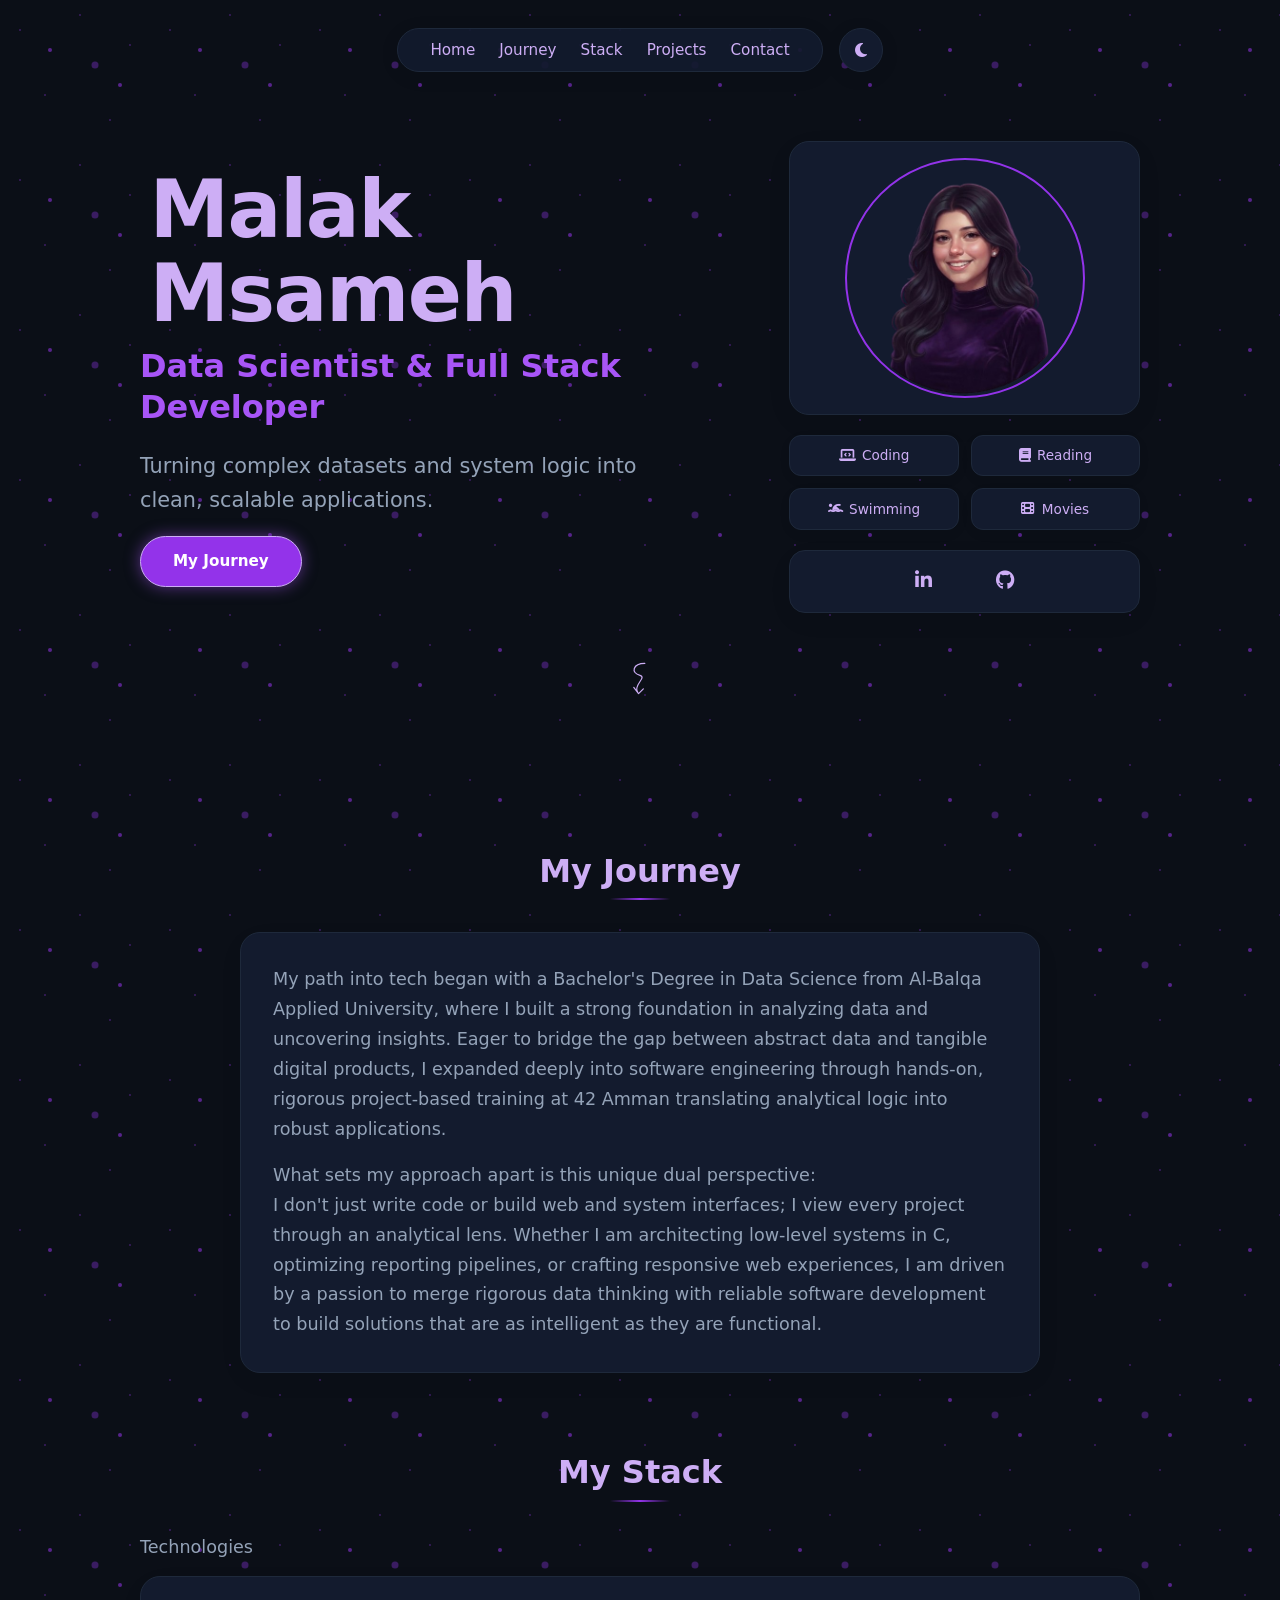
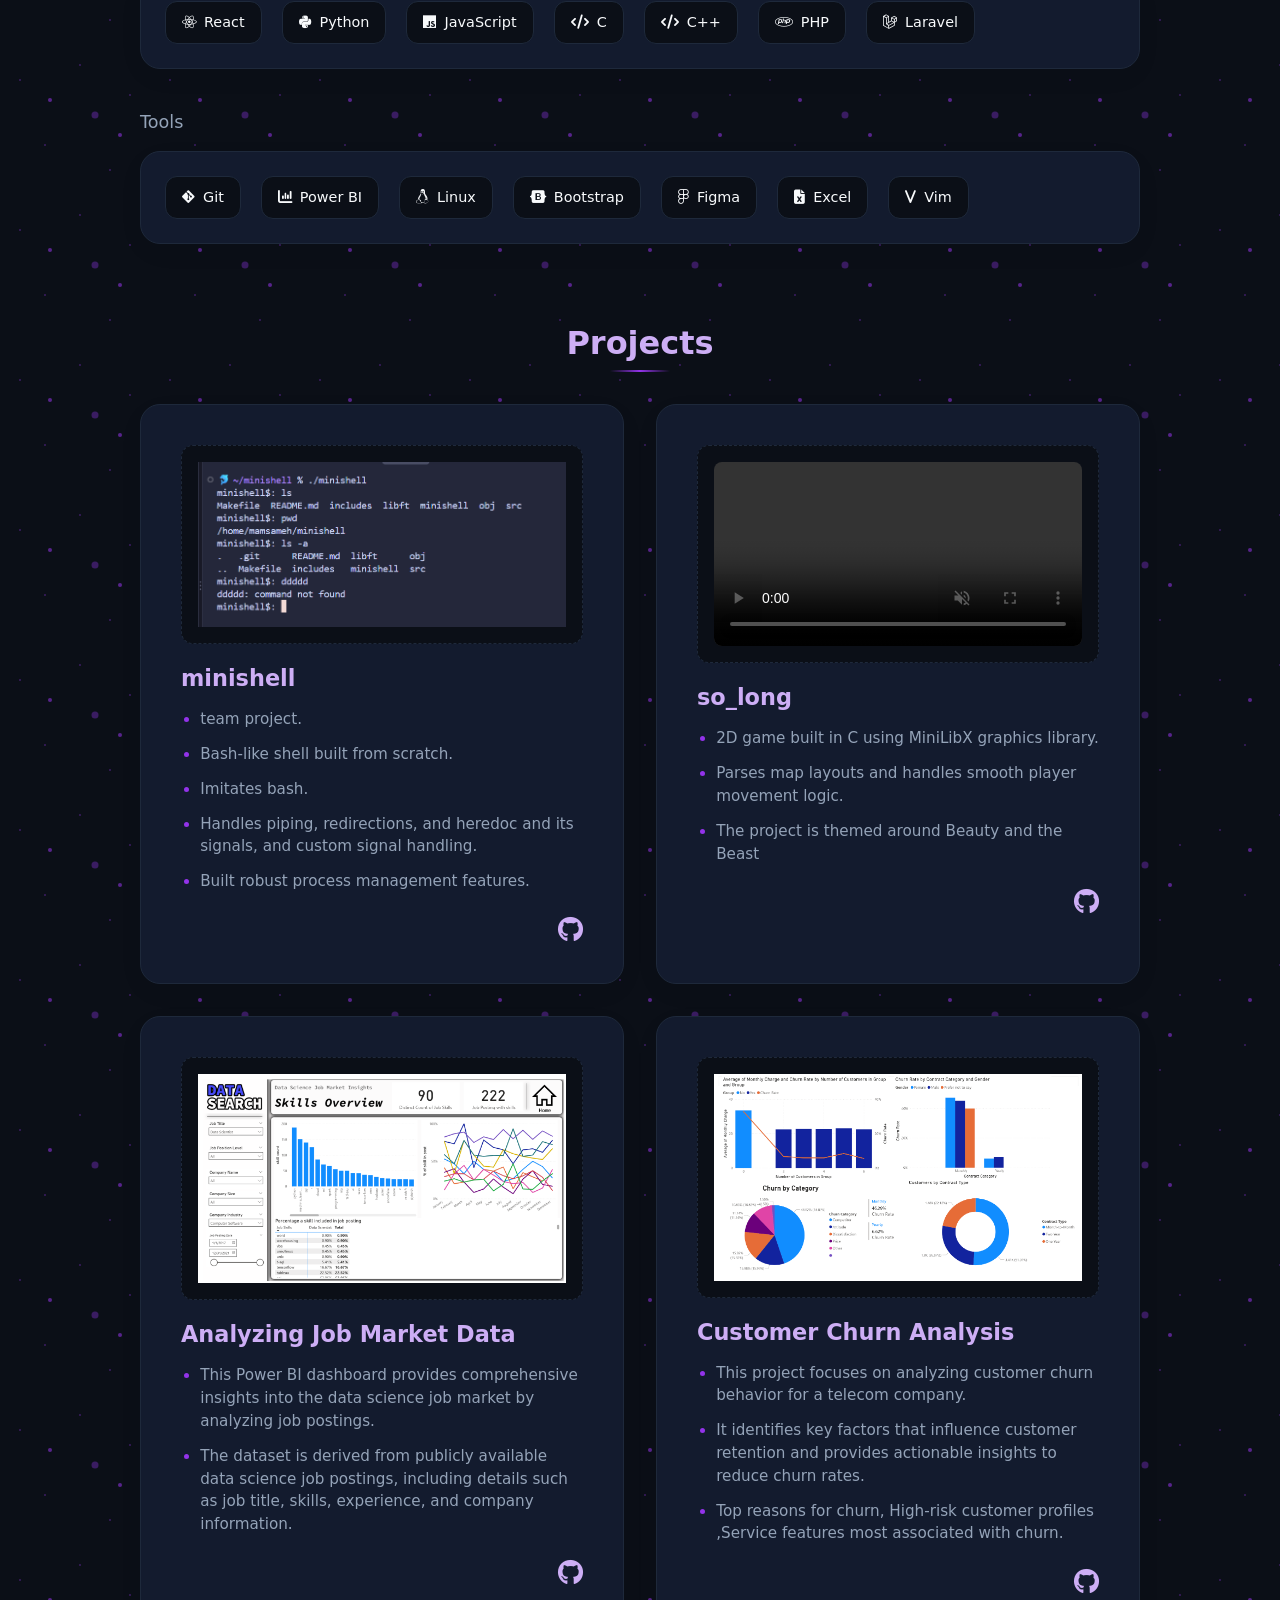
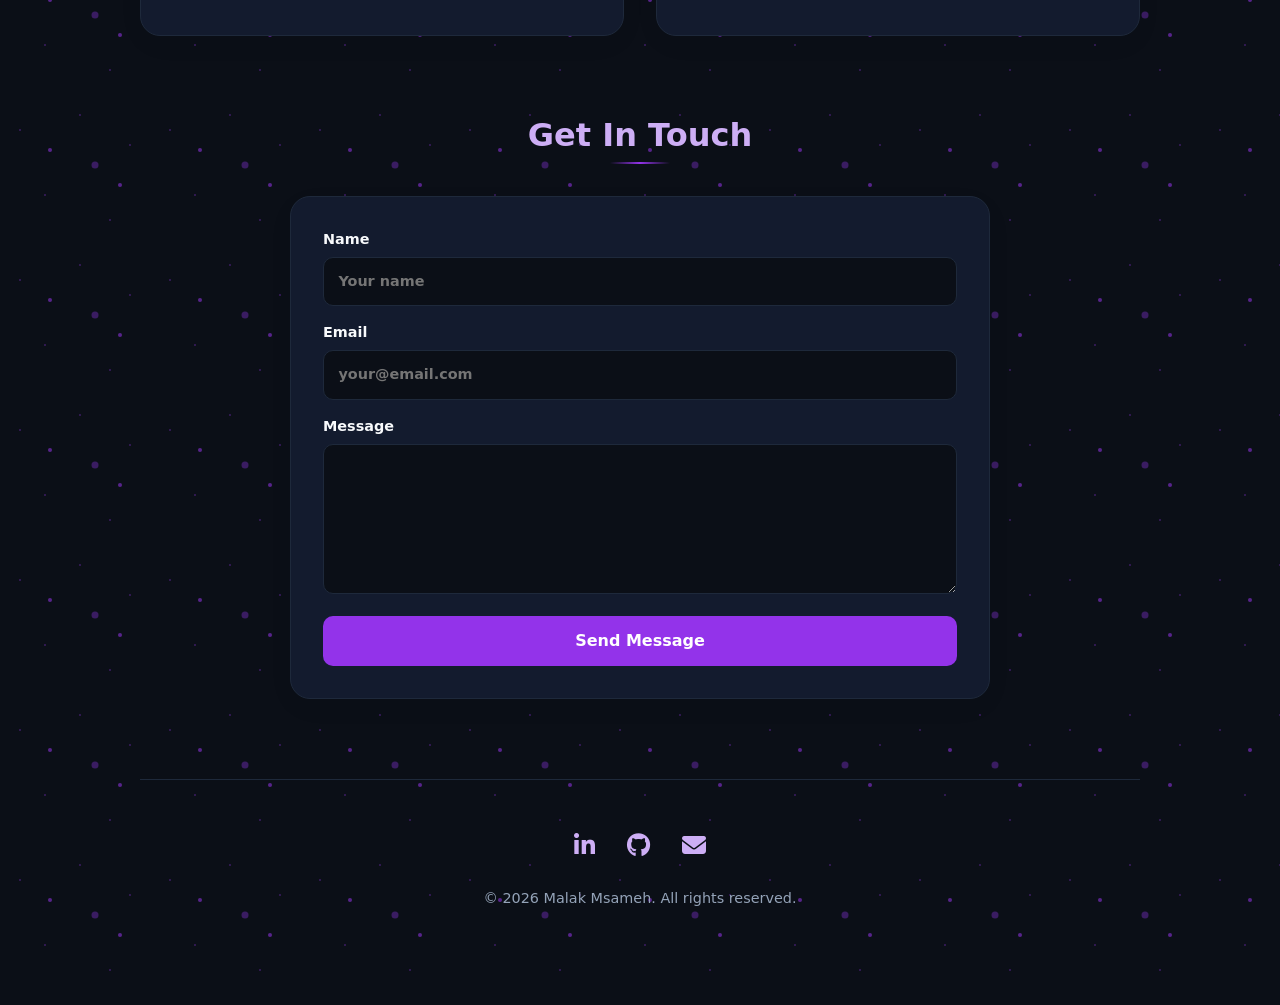
<file: index.html>
<!DOCTYPE html>
<html lang="en">
<head>
	<meta charset="UTF-8">
	<meta name="viewport" content="width=device-width, initial-scale=1.0">
	<meta name="description" content="Malak Msameh — Data Scientist and Software Engineer portfolio">
	<title>My Portfolio</title>

	<link rel="stylesheet" href="style.css">
	<link rel="stylesheet" href="https://cdnjs.cloudflare.com/ajax/libs/font-awesome/6.4.0/css/all.min.css">
</head>

<body>
	<!-- the theme of dark and light mode and to switch between them using checkbox-->
	<input type="checkbox" id="light-mode" class="theme-checkbox" aria-label="Toggle dark and light mode">
	<div class="container">

		<!-- header section for the nav bar and the dark / light mode -->
		<!-- nav bar elements -->
		<header class="sticky-navbar">
			<nav class="navbar" aria-label="nav">
				<a href="#home">Home</a>
				<a href="#journey">Journey</a>
				<a href="#stack">Stack</a>
				<a href="#projects">Projects</a>
				<a href="#contact">Contact</a>
			</nav>

			<!-- dark and light mode icons  -->
			<label for="light-mode" class="light-mode-btn" title="Toggle Light/Dark Mode" aria-label="Toggle Light/Dark Mode">
				<i class="fa-solid fa-sun sun-icon"></i>
				<i class="fa-solid fa-moon moon-icon"></i>
			</label>
		</header>

		<!-- main section for everything between the header amd the footer -->
		<main>
			<!-- Hero section or landing screen => title and avatar card-->
			<section id="home" class="intro">

				<div class="hero_sectiom">

					<!-- content of the hero section -->
					<div class="hero-content">
						<!-- name and title and a bit of a quote -->
						<h1 class="name">Malak Msameh</h1>
						<h2 class="profession-title">Data Scientist &amp; Full Stack Developer</h2>
						<p class="aqout">
							Turning complex datasets and system logic into clean,
							scalable applications.
						</p>
						<a href="#journey">
						<button class="my-journy-button">
							<span class="next">My Journey</span>
						</button>
						</a>
					</div>


					<!-- the avatar card section in the landing page or home page -->
					<div class="hero_avatar">
						<div class="avatar-container">

							<img src="images/avatar.png" alt="Malak Msameh Portrait" class="avatar-img">

						</div>

						<!-- hobies icones after the avatar card -->
						<div class="hobbies">
							<span class="hobby-icon">

								<i class="fa-solid fa-laptop-code"></i>
								Coding
							</span>

							<span class="hobby-icon">
								<i class="fa-solid fa-book"></i>
								Reading
							</span>

							<span class="hobby-icon">
								<i class="fa-solid fa-person-swimming"></i>
								Swimming
							</span>

							<span class="hobby-icon">
								<i class="fa-solid fa-film"></i>
								Movies
							</span>
							
						</div>

						<!-- social media links -->
						<div class="social-media-icons">
							<a href="https://www.linkedin.com/in/malak-msameh/" target="_blank" aria-label="LinkedIn">

								<i class="fa-brands fa-linkedin-in"></i>
							</a>

							<a href="https://github.com/malakmsameh" target="_blank" aria-label="GitHub">
								<i class="fa-brands fa-github"></i>
							</a>

						</div>
					</div>
				</div>

				<div class="scroll-centring">

						<!-- the arrow icon and its measurements and the 
						 xmlns tells the browser that we are using an svg-->
						<svg
							class="squiggly-arrow"
							viewBox="0 0 50 80"
							xmlns="http://www.w3.org/2000/svg"
							aria-hidden="true"
						>
						<!-- this draws the actual line of the arrow  and its style-->
							<path
								d="M35 5 C 10 5, 5 25, 25 30 C 40 35, 10 50, 20 65 M12 55 L22 68 L32 58"
								fill="none"
								stroke-width="2.5"
								stroke-linecap="round"
								stroke-linejoin="round"
							/>
						</svg>
					</a>
				</div>
			</section>

			<!-- my Journey section-->
			<section id="journey">
				<h2 class="section-title">My Journey</h2>

				<div class="about-me">
					<div class="info">
						<p>
							My path into tech began with a Bachelor's Degree in Data Science from Al-Balqa Applied University,
							where I built a strong foundation in analyzing data and uncovering insights.
							Eager to bridge the gap between abstract data and tangible digital products,
							I expanded deeply into software engineering through hands-on,
							rigorous project-based training at 42 Amman translating analytical logic into robust applications.

						</p>
						<p>
								What sets my approach apart is this unique dual perspective:
								<br>I don't just write code or build web and system interfaces;
								I view every project through an analytical lens.
								Whether I am architecting low-level systems in C,
								optimizing reporting pipelines, or crafting responsive web experiences,
								I am driven by a passion to merge rigorous data thinking with reliable software
								development to build solutions that are as intelligent as they are functional.
						</p>
					</div>
			</div>
		</section>

		<!-- my Stack section -->
		<section id="stack">
		<h2 class="section-title">My Stack</h2>

		<div class="stack-category">
			<h3>Technologies</h3>

			<!-- all the icons for the languages -->
			<div class="stack-badge">
			<span class="tech-badge">
				<i class="fa-brands fa-react">

				</i>
				React
			</span>
			<span class="tech-badge">
				<i class="fa-brands fa-python">

				</i>
				Python
			</span>
			<span class="tech-badge">
				<i class="fa-brands fa-js">

				</i>
				JavaScript
			</span>
			<span class="tech-badge">
				<i class="fa-solid fa-code">

				</i>
				C
			</span>
			<span class="tech-badge">
				<i class="fa-solid fa-code">

				</i>
				C++
			</span>
			<span class="tech-badge">
				<i class="fa-brands fa-php">

				</i>
				PHP
			</span>
			<span class="tech-badge">
				<i class="fa-brands fa-laravel">

				</i>
				Laravel
			</span>
			</div>
		</div>

		<!-- all the icons for the tools -->
		<div class="stack-category">
			<h3>Tools</h3>

			<div class="stack-badge">
			<span class="tech-badge">
				<i class="fa-brands fa-git-alt">

				</i>
				Git
			</span>
			<span class="tech-badge">
				<i class="fa-solid fa-chart-column">

				</i>
				Power BI
			</span>
			<span class="tech-badge">
				<i class="fa-brands fa-linux">

				</i>
				Linux
			</span>
			<span class="tech-badge">
				<i class="fa-brands fa-bootstrap">

				</i>
				Bootstrap
			</span>
			<span class="tech-badge">
				<i class="fa-brands fa-figma">

				</i>
				Figma
			</span>
			<span class="tech-badge">
				<i class="fa-solid fa-file-excel">

				</i>
				Excel
			</span>
			<span class="tech-badge">
				<i class="fa-solid fa-v">

				</i>
				Vim
			</span>
			</div>
		</div>
		</section>

		<!-- my Projects section-->
		<section id="projects">
		<h2 class="section-title">Projects</h2>

		<div class="projects-grid">
			<!-- Card 1: minishell -->
			<article class="project-card">
			<img src="images/minishell.png" alt="minishell image" class="project-img">
			<h3>minishell</h3>
			<ul>
				<li>team project.</li>
				<li>Bash-like shell built from scratch.</li>
				<li>Imitates bash.</li>
				<li>Handles piping, redirections, and heredoc and its signals, and custom signal handling.</li>
				<li>Built robust process management features.</li>
			</ul>
			<a href="https://github.com/malakmsameh/minishell" target="_blank" aria-label="GitHub" >

					<i class="fa-brands fa-github github-project"></i>
			</a>
			</article>

			<!-- Card 2: so_long -->

			<article class="project-card">
			<div class="so_log_video">
				<video src="video/so_longy.mp4" autoplay muted loop playsinline controls style="width: 100%; border-radius: 8px; display: block;"></video>
			</div>
			<h3>so_long</h3>
			<ul>
				<li>2D game built in C using MiniLibX graphics library.</li>
				<li>Parses map layouts and handles smooth player movement logic.</li>
				<li>The project is themed around Beauty and the Beast</li>
			</ul>
			<a href="https://github.com/malakmsameh/so_long" target="_blank" aria-label="GitHub" >
					<i class="fa-brands fa-github github-project"></i>
			</a>
			</article>


			<!-- Card 3: Uber Network Analysis -->
			<article class="project-card">
			<img src="images/market.png" alt="market image" class="project-img">
			<h3>Analyzing Job Market Data</h3>
			<ul>
				<li>This Power BI dashboard provides comprehensive insights into the data science job market by analyzing job postings.</li>
				<li>The dataset is derived from publicly available data science job postings, including details such as job title, skills, experience, and company information.</li>
			</ul>
			<a href="https://github.com/malakmsameh/Analyzing-Job-Market-Data-in-Power-BI" target="_blank" aria-label="GitHub" >
					<i class="fa-brands fa-github github-project"></i>
			</a>
			</article>

			<!-- Card 4: Inception -->
			<article class="project-card">
			<img src="images/churn.png" alt="churn image" class="project-img">
			<h3>Customer Churn Analysis</h3>
			<ul>
				<li>This project focuses on analyzing customer churn behavior for a telecom company. </li>
				<li> It identifies key factors that influence customer retention and provides actionable insights to reduce churn rates.</li>
				<li>Top reasons for churn, High-risk customer profiles ,Service features most associated with churn.</li>
			</ul>
			<a href="https://github.com/malakmsameh/Customer-Churn-Analysis-in-Power-BI" target="_blank" aria-label="GitHub" >
					<i class="fa-brands fa-github github-project"></i>
			</a>
			</article>
		</div>
		</section>

		<!-- Contact me section-->
		<section id="contact" class="contact-section">
			<h2 class="section-title">Get In Touch</h2>

			<form class="contact-form" action="#">
				<label for="name">
					Name
				<input type="text" name="name" placeholder="Your name" required>
				</label>

				<label for="email">
					Email
				<input type="email" name="email" placeholder="your@email.com" required >
				</label>

				<label for="message">
					Message
				<textarea name="message" placeholder="Write your message..." required >

				</textarea>
				</label>

				<button type="submit">Send Message</button>
			</form>
		</section>
	</main>

		<!-- Footer -->
		<footer class="footer">
			<div class="footer-social-media-icons">
				<a href="https://www.linkedin.com/in/malak-msameh/" target="_blank" aria-label="LinkedIn" >
					<i class="fa-brands fa-linkedin-in"></i>
				</a>

				<a href="https://github.com/malakmsameh" target="_blank" aria-label="GitHub" >
					<i class="fa-brands fa-github"></i>
				</a>

				<a href="mailto:malak.musameh31@gmail.com" aria-label="Email" >
					<i class="fa-solid fa-envelope"></i>
				</a>
			</div>

			<!-- copy rights -->
			<p>&copy; 2026 Malak Msameh. All rights reserved.</p>
		</footer>

	</div>
</body>
</html>
</file>
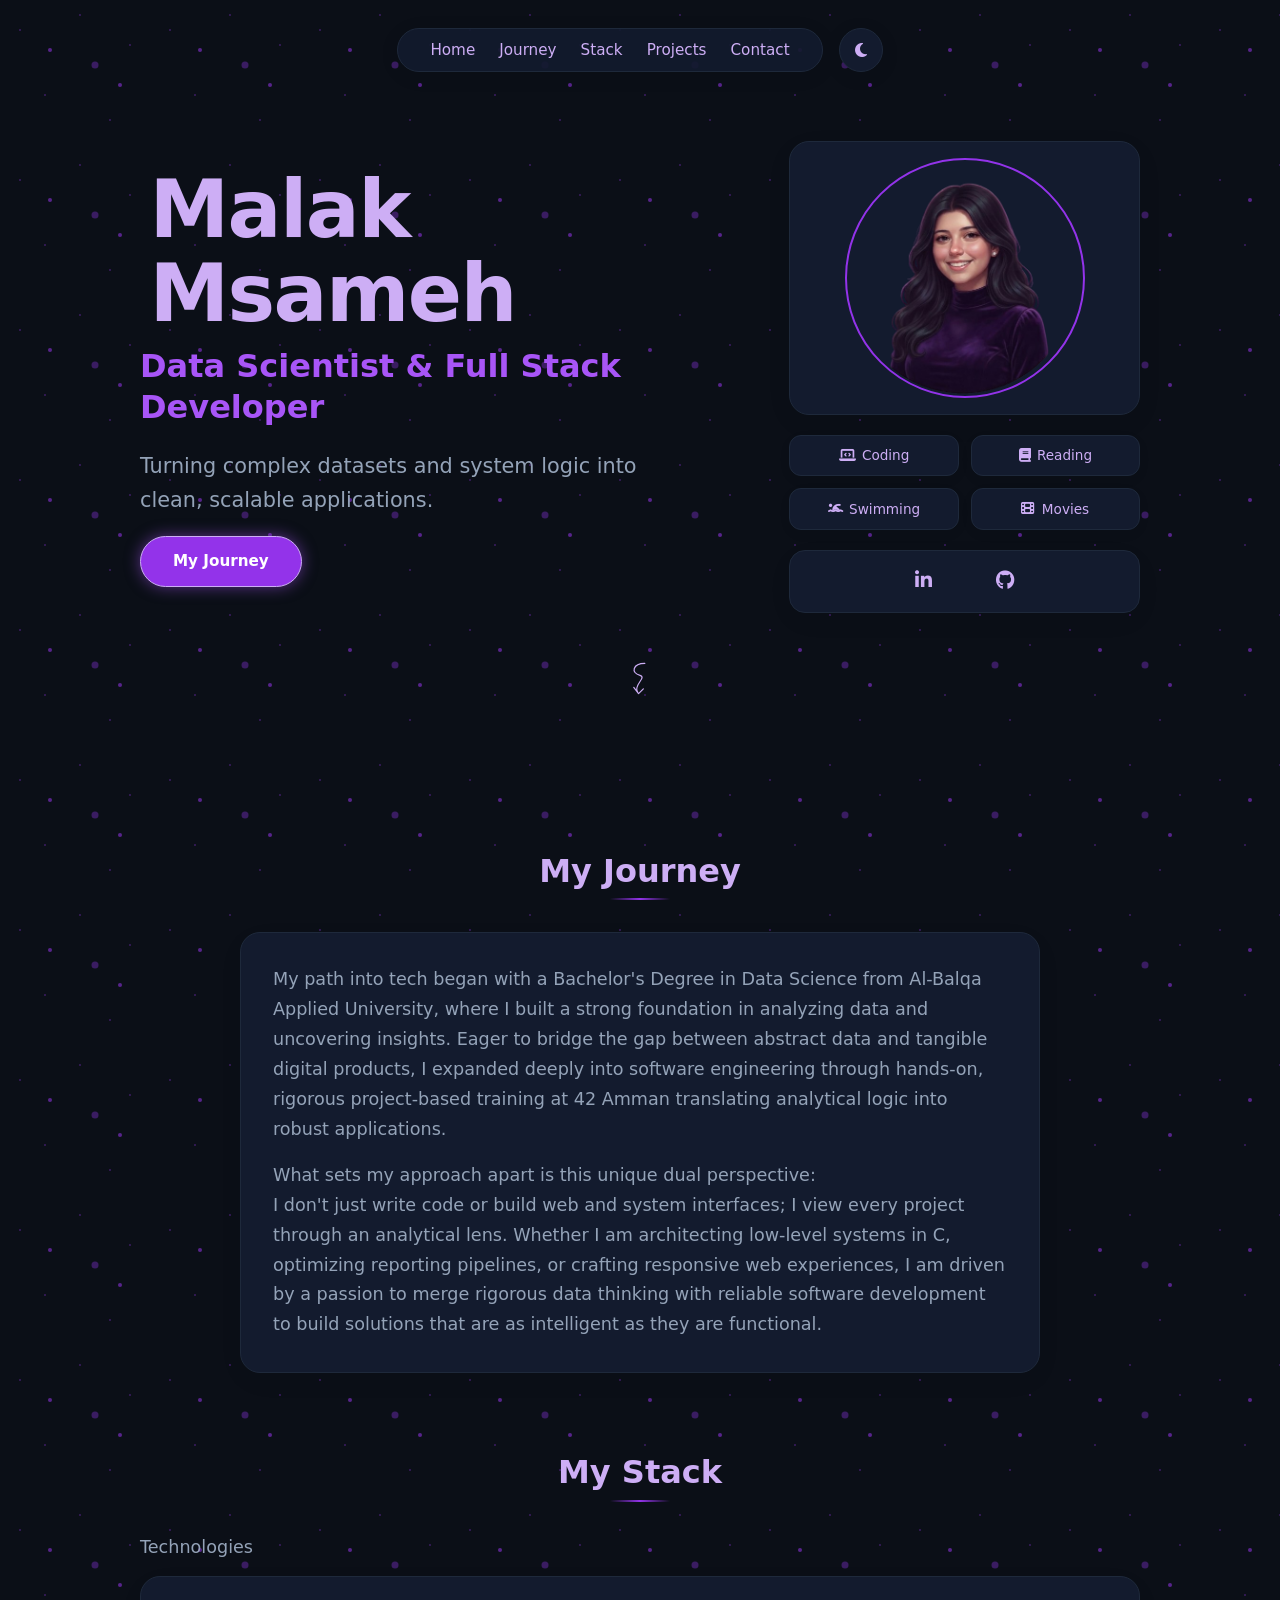
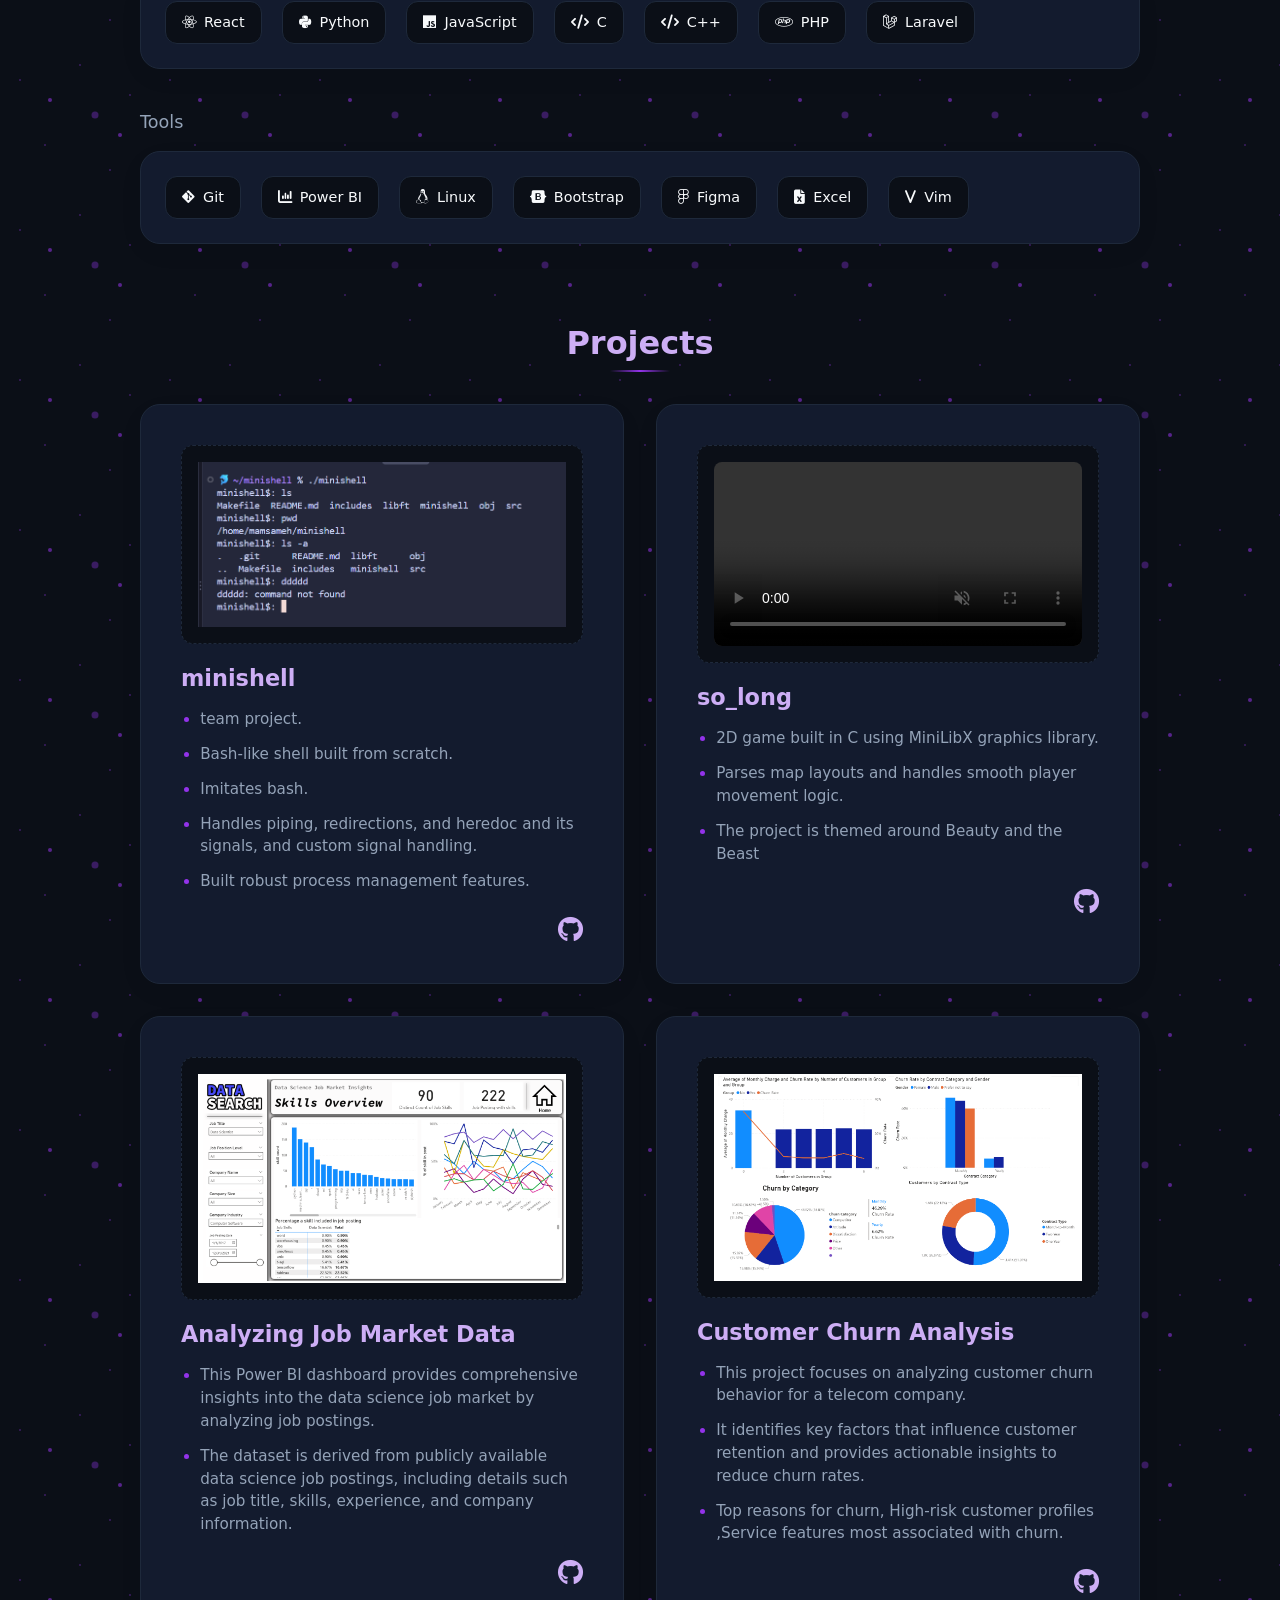
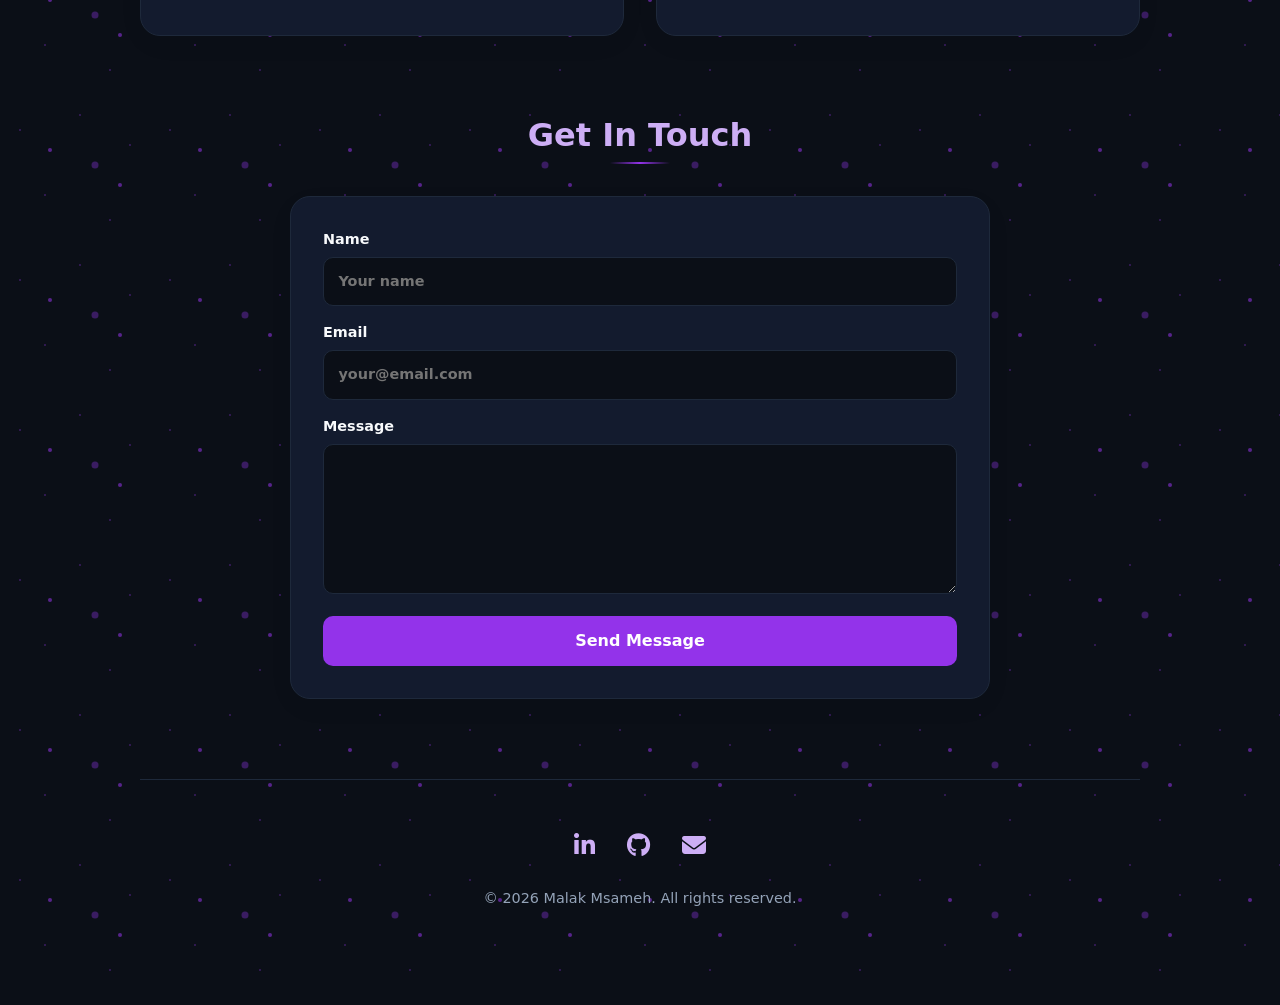
<file: frontend/index.html>
<!DOCTYPE html>
<html lang="en">
<head>
	<meta charset="UTF-8">
	<meta name="viewport" content="width=device-width, initial-scale=1.0">
	<meta name="description" content="Malak Msameh — Data Scientist and Software Engineer portfolio">
	<title>My Portfolio</title>

	<link rel="stylesheet" href="style.css">
	<link rel="stylesheet" href="https://cdnjs.cloudflare.com/ajax/libs/font-awesome/6.4.0/css/all.min.css">
</head>

<body>
	<!-- the theme of dark and light mode and to switch between them using checkbox-->
	<input type="checkbox" id="light-mode" class="theme-checkbox" aria-label="Toggle dark and light mode">
	<div class="container">

		<!-- header section for the nav bar and the dark / light mode -->
		<!-- nav bar elements -->
		<header class="sticky-navbar">
			<nav class="navbar" aria-label="nav">
				<a href="#home">Home</a>
				<a href="#journey">Journey</a>
				<a href="#stack">Stack</a>
				<a href="#projects">Projects</a>
				<a href="#contact">Contact</a>
			</nav>

			<!-- dark and light mode icons  -->
			<label for="light-mode" class="light-mode-btn" title="Toggle Light/Dark Mode" aria-label="Toggle Light/Dark Mode">
				<i class="fa-solid fa-sun sun-icon"></i>
				<i class="fa-solid fa-moon moon-icon"></i>
			</label>
		</header>

		<!-- main section for everything between the header amd the footer -->
		<main>
			<!-- Hero section or landing screen => title and avatar card-->
			<section id="home" class="intro">

				<div class="hero_sectiom">

					<!-- content of the hero section -->
					<div class="hero-content">
						<!-- name and title and a bit of a quote -->
						<h1 class="name">Malak Msameh</h1>
						<h2 class="profession-title">Data Scientist &amp; Full Stack Developer</h2>
						<p class="aqout">
							Turning complex datasets and system logic into clean,
							scalable applications.
						</p>
						<a href="#journey">
						<button class="my-journy-button">
							<span class="next">My Journey</span>
						</button>
						</a>
					</div>


					<!-- the avatar card section in the landing page or home page -->
					<div class="hero_avatar">
						<div class="avatar-container">

							<img src="../images/avatar.png" alt="Malak Msameh Portrait" class="avatar-img">

						</div>

						<!-- hobies icones after the avatar card -->
						<div class="hobbies">
							<span class="hobby-icon">

								<i class="fa-solid fa-laptop-code"></i>
								Coding
							</span>

							<span class="hobby-icon">
								<i class="fa-solid fa-book"></i>
								Reading
							</span>

							<span class="hobby-icon">
								<i class="fa-solid fa-person-swimming"></i>
								Swimming
							</span>

							<span class="hobby-icon">
								<i class="fa-solid fa-film"></i>
								Movies
							</span>
							
						</div>

						<!-- social media links -->
						<div class="social-media-icons">
							<a href="https://www.linkedin.com/in/malak-msameh/" target="_blank" aria-label="LinkedIn">

								<i class="fa-brands fa-linkedin-in"></i>
							</a>

							<a href="https://github.com/malakmsameh" target="_blank" aria-label="GitHub">
								<i class="fa-brands fa-github"></i>
							</a>

						</div>
					</div>
				</div>

				<div class="scroll-centring">

						<!-- the arrow icon and its measurements and the 
						 xmlns tells the browser that we are using an svg-->
						<svg
							class="squiggly-arrow"
							viewBox="0 0 50 80"
							xmlns="http://www.w3.org/2000/svg"
							aria-hidden="true"
						>
						<!-- this draws the actual line of the arrow  and its style-->
							<path
								d="M35 5 C 10 5, 5 25, 25 30 C 40 35, 10 50, 20 65 M12 55 L22 68 L32 58"
								fill="none"
								stroke-width="2.5"
								stroke-linecap="round"
								stroke-linejoin="round"
							/>
						</svg>
					</a>
				</div>
			</section>

			<!-- my Journey section-->
			<section id="journey">
				<h2 class="section-title">My Journey</h2>

				<div class="about-me">
					<div class="info">
						<p>
							My path into tech began with a Bachelor's Degree in Data Science from Al-Balqa Applied University,
							where I built a strong foundation in analyzing data and uncovering insights.
							Eager to bridge the gap between abstract data and tangible digital products,
							I expanded deeply into software engineering through hands-on,
							rigorous project-based training at 42 Amman translating analytical logic into robust applications.

						</p>
						<p>
								What sets my approach apart is this unique dual perspective:
								<br>I don't just write code or build web and system interfaces;
								I view every project through an analytical lens.
								Whether I am architecting low-level systems in C,
								optimizing reporting pipelines, or crafting responsive web experiences,
								I am driven by a passion to merge rigorous data thinking with reliable software
								development to build solutions that are as intelligent as they are functional.
						</p>
					</div>
			</div>
		</section>

		<!-- my Stack section -->
		<section id="stack">
		<h2 class="section-title">My Stack</h2>

		<div class="stack-category">
			<h3>Technologies</h3>

			<!-- all the icons for the languages -->
			<div class="stack-badge">
			<span class="tech-badge">
				<i class="fa-brands fa-react">

				</i>
				React
			</span>
			<span class="tech-badge">
				<i class="fa-brands fa-python">

				</i>
				Python
			</span>
			<span class="tech-badge">
				<i class="fa-brands fa-js">

				</i>
				JavaScript
			</span>
			<span class="tech-badge">
				<i class="fa-solid fa-code">

				</i>
				C
			</span>
			<span class="tech-badge">
				<i class="fa-solid fa-code">

				</i>
				C++
			</span>
			<span class="tech-badge">
				<i class="fa-brands fa-php">

				</i>
				PHP
			</span>
			<span class="tech-badge">
				<i class="fa-brands fa-laravel">

				</i>
				Laravel
			</span>
			</div>
		</div>

		<!-- all the icons for the tools -->
		<div class="stack-category">
			<h3>Tools</h3>

			<div class="stack-badge">
			<span class="tech-badge">
				<i class="fa-brands fa-git-alt">

				</i>
				Git
			</span>
			<span class="tech-badge">
				<i class="fa-solid fa-chart-column">

				</i>
				Power BI
			</span>
			<span class="tech-badge">
				<i class="fa-brands fa-linux">

				</i>
				Linux
			</span>
			<span class="tech-badge">
				<i class="fa-brands fa-bootstrap">

				</i>
				Bootstrap
			</span>
			<span class="tech-badge">
				<i class="fa-brands fa-figma">

				</i>
				Figma
			</span>
			<span class="tech-badge">
				<i class="fa-solid fa-file-excel">

				</i>
				Excel
			</span>
			<span class="tech-badge">
				<i class="fa-solid fa-v">

				</i>
				Vim
			</span>
			</div>
		</div>
		</section>

		<!-- my Projects section-->
		<section id="projects">
		<h2 class="section-title">Projects</h2>

		<div class="projects-grid">
			<!-- Card 1: minishell -->
			<article class="project-card">
			<img src="../images/minishell.png" alt="minishell image" class="project-img">
			<h3>minishell</h3>
			<ul>
				<li>team project.</li>
				<li>Bash-like shell built from scratch.</li>
				<li>Imitates bash.</li>
				<li>Handles piping, redirections, and heredoc and its signals, and custom signal handling.</li>
				<li>Built robust process management features.</li>
			</ul>
			<a href="https://github.com/malakmsameh/minishell" target="_blank" aria-label="GitHub" >

					<i class="fa-brands fa-github github-project"></i>
			</a>
			</article>

			<!-- Card 2: so_long -->

			<article class="project-card">
			<div class="so_log_video">
				<video src="../video/so_longy.mp4" autoplay muted loop playsinline controls style="width: 100%; border-radius: 8px; display: block;"></video>
			</div>
			<h3>so_long</h3>
			<ul>
				<li>2D game built in C using MiniLibX graphics library.</li>
				<li>Parses map layouts and handles smooth player movement logic.</li>
				<li>The project is themed around Beauty and the Beast</li>
			</ul>
			<a href="https://github.com/malakmsameh/so_long" target="_blank" aria-label="GitHub" >
					<i class="fa-brands fa-github github-project"></i>
			</a>
			</article>


			<!-- Card 3: Uber Network Analysis -->
			<article class="project-card">
			<img src="../images/market.png" alt="market image" class="project-img">
			<h3>Analyzing Job Market Data</h3>
			<ul>
				<li>This Power BI dashboard provides comprehensive insights into the data science job market by analyzing job postings.</li>
				<li>The dataset is derived from publicly available data science job postings, including details such as job title, skills, experience, and company information.</li>
			</ul>
			<a href="https://github.com/malakmsameh/Analyzing-Job-Market-Data-in-Power-BI" target="_blank" aria-label="GitHub" >
					<i class="fa-brands fa-github github-project"></i>
			</a>
			</article>

			<!-- Card 4: Inception -->
			<article class="project-card">
			<img src="../images/churn.png" alt="churn image" class="project-img">
			<h3>Customer Churn Analysis</h3>
			<ul>
				<li>This project focuses on analyzing customer churn behavior for a telecom company. </li>
				<li> It identifies key factors that influence customer retention and provides actionable insights to reduce churn rates.</li>
				<li>Top reasons for churn, High-risk customer profiles ,Service features most associated with churn.</li>
			</ul>
			<a href="https://github.com/malakmsameh/Customer-Churn-Analysis-in-Power-BI" target="_blank" aria-label="GitHub" >
					<i class="fa-brands fa-github github-project"></i>
			</a>
			</article>
		</div>
		</section>

		<!-- Contact me section-->
		<section id="contact" class="contact-section">
			<h2 class="section-title">Get In Touch</h2>

			<form class="contact-form" action="#">
				<label for="name">
					Name
				<input type="text" name="name" placeholder="Your name" required>
				</label>

				<label for="email">
					Email
				<input type="email" name="email" placeholder="your@email.com" required >
				</label>

				<label for="message">
					Message
				<textarea name="message" placeholder="Write your message..." required >

				</textarea>
				</label>

				<button type="submit">Send Message</button>
			</form>
		</section>
	</main>

		<!-- Footer -->
		<footer class="footer">
			<div class="footer-social-media-icons">
				<a href="https://www.linkedin.com/in/malak-msameh/" target="_blank" aria-label="LinkedIn" >
					<i class="fa-brands fa-linkedin-in"></i>
				</a>

				<a href="https://github.com/malakmsameh" target="_blank" aria-label="GitHub" >
					<i class="fa-brands fa-github"></i>
				</a>

				<a href="mailto:malak.musameh31@gmail.com" aria-label="Email" >
					<i class="fa-solid fa-envelope"></i>
				</a>
			</div>

			<!-- copy rights -->
			<p>&copy; 2026 Malak Msameh. All rights reserved.</p>
		</footer>

	</div>
</body>
</html>
</file>
<file: style.css>
/* ---------- Theme variables ---------- */
/* the use of root as a parent contaner or a global container ps has vars */
:root
{
	/* all the colors variables for dark theme*/
	--bg-color: #0b0f17;
	--card-bg: #131b2e;
	--card-border: #1e293b;
	--text-primary: #f8fafc;
	--text-secondary: #94a3b8;
	--accent-lavender: #cdaef5;
	--accent-purple: #9333ea;
	--accent-glow: #a855f7;
	--container-width: 1000px;
	--page-padding: 1.5rem;
	--section-space: 5rem;
}

/* ---------- Light theme variables ---------- */
body:has(#light-mode:checked)
{
	--bg-color: #f3ebfc;
	--card-bg: #e6d5fa;
	--card-border: #d4bcf7;
	--text-primary: #2e1065;
	--text-secondary: #6b46c1;
	--accent-lavender: #581c87;
	--accent-purple: #7e22ce;
	--accent-glow: #9333ea;
}

/* ---------- Reset ---------- */
*
{
	/* the (*) means everything */
	/* the box is to make all the cards and boxes the sme size */
	box-sizing: border-box;
}

/* smoth */
html
{
	scroll-behavior: smooth;
	scroll-padding-top: 5rem;
}

body
{
	min-width: 320px;
	min-height: 100dvh;
	margin: 0;
	padding: 0 0 2rem;
	background-color: var(--bg-color);
	/* background dots that are drawn */
	background-image: url("data:image/svg+xml,%3Csvg width='150' height='150' viewBox='0 0 150 150' xmlns='http://www.w3.org/2000/svg'%3E%3Cg fill='%239333ea' fill-opacity='0.35'%3E%3Ccircle cx='20' cy='30' r='1' /%3E%3Ccircle cx='80' cy='15' r='1' /%3E%3Ccircle cx='130' cy='45' r='1' /%3E%3Ccircle cx='45' cy='95' r='1' /%3E%3Ccircle cx='110' cy='120' r='1' /%3E%3Ccircle cx='50' cy='50' r='2' fill-opacity='0.55' /%3E%3Ccircle cx='120' cy='85' r='2' fill-opacity='0.55' /%3E%3Ccircle cx='95' cy='65' r='3.5' fill-opacity='0.35' /%3E%3C/g%3E%3C/svg%3E");
	background-repeat: repeat;
	color: var(--text-primary);
	font-family: system-ui, -apple-system, BlinkMacSystemFont, "Segoe UI",
		Roboto, sans-serif;
	line-height: 1.5;

	/* the transition  when i choose light or dark mode*/
	transition:
		background-color 0.3s ease,
		color 0.3s ease;
}

img, svg
{
	display: block;
	max-width: 100%;
}

img
{
	height: auto;
}

button,input, textarea
{
	font: inherit;
}

a
{
	color: inherit;
}

.theme-checkbox
{
	position: absolute;
	width: 1px;
	height: 1px;
	opacity: 0;
}

/* ---------- Main container ---------- */
.container
{
	width: 92%;
	max-width: var(--container-width);
	margin-inline: auto;
}

/* ---------- Sticky navibar ---------- */
.sticky-navbar
{
	position: sticky;
	top: 1.5rem;
	z-index: 1000;
	display: flex;
	justify-content: center;
	align-items: center;
	gap: 1rem;
	width: 100%;
	padding: 0.25rem 0;
}

.navbar
{
	display: flex;
	flex-wrap: wrap;
	justify-content: center;
	align-items: center;
	gap: 1.5rem;
	max-width: 100%;
	padding: 0.6rem 2rem;
	background-color: color-mix(in srgb, var(--card-bg) 92%, transparent);
	border: 1px solid var(--card-border);
	border-radius: 50px;
	box-shadow: 0 4px 20px rgba(0, 0, 0, 0.08);
}

.navbar a
{
	flex: 0 0 auto;
	color: var(--accent-lavender);
	text-decoration: none;
	font-size: 0.95rem;
	font-weight: 500;
	white-space: nowrap;
	transition: color 0.2s ease, transform 0.2s ease;
}

.navbar a:hover
{
	color: var(--accent-glow);
	transform: translateY(-2px);
}

.light-mode-btn
{
	flex: 0 0 auto;
	display: flex;
	width: 44px;
	height: 44px;
	border-radius: 50%;
	justify-content: center;
	align-items: center;
	cursor: pointer;
	background-color: var(--card-bg);
	border: 1px solid var(--card-border);
	box-shadow: 0 4px 20px rgba(0, 0, 0, 0.08);
	transition: transform 0.2s ease, border-color 0.2s ease;
}

.light-mode-btn:hover
{
	transform: translateY(-2px);
	border-color: var(--accent-purple);
}

.light-mode-btn .moon-icon
{
	display: block;
	color: var(--accent-lavender);
	font-size: 1rem;
}

.light-mode-btn .sun-icon
{
	display: none;
	color: #d97706;
	font-size: 1.1rem;
}

#light-mode:checked ~ .container .light-mode-btn .moon-icon
{
	display: none;
}

#light-mode:checked ~ .container .light-mode-btn .sun-icon
{
	display:block;
}

/* ---------- Hero section---------- */
.intro
{
	min-height: 80vh;
	display: flex;
	flex-direction: column;
	justify-content: center;
	padding: 5rem 0 4rem;
}

.hero_sectiom
{
	display: grid;
	grid-template-columns: minmax(0, 1.2fr) minmax(0, .7fr);
	align-items: center;
	gap: 3rem;
	width: 100%;
}

.hero-content
{
	min-width: 0;
}

.name
{
	margin: 0 0 0.5rem;
	padding: 0.1rem 0.6rem;
	display: inline-block;
	color: var(--accent-lavender);
	font-size: 5rem;
	line-height: 1.05;
	font-weight: 800;
	letter-spacing: -0.02em;
	border-radius: 8px;
	background-color: transparent;
	transition: background-color 0.3s ease, color 0.3s ease;
}

.name:hover
{
	background-color: var(--accent-purple);
	color: #1a0523;
	cursor:none;
}

.profession-title
{
	margin: 0 0 1.25rem;
	color: var(--accent-glow);
	font-size: 2rem;
	line-height: 1.3;
	font-weight: 600;
}

.aqout
{
	max-width: 550px;
	margin: 0;
	color: var(--text-secondary);
	font-size: 1.30rem;
	line-height: 1.65;
	font-weight: 400;
}

.hero_avatar
{
	display: flex;
	flex-direction: column;
	gap: 1.25rem;
	min-width: 0;
	width: 100%;
}

.avatar-container
{
	width: 100%;
	border-radius: 20px;
	padding: 1rem;
	display: flex;
	justify-content: center;
	align-items: center;
	background-color: var(--card-bg);
	border: 1px solid var(--card-border);
	box-shadow: 0 8px 30px rgba(0, 0, 0, 0.04);
}

.avatar-img
{
	width: 100%;
	max-width: 240px;
	border-radius: 50%;
	aspect-ratio: 1;
	object-fit: cover;
	border: 2px solid var(--accent-purple);
}

.hobbies
{
	display: grid;
	grid-template-columns: repeat(2, minmax(0, 1fr));
	gap: 0.75rem;
}

.hobby-icon
{
	min-width: 0;
	padding: 0.6rem 0.5rem;
	border-radius: 12px;
	display: flex;
	align-items: center;
	justify-content: center;
	gap: 0.4rem;
	color: var(--accent-lavender);
	font-size: 0.85rem;
	text-align: center;
	background-color: var(--card-bg);
	border: 1px solid var(--card-border);
	box-shadow: 0 4px 15px rgba(0, 0, 0, 0.03);
}

.social-media-icons
{
	display: flex;
	justify-content: center;
	align-items: center;
	flex-wrap: wrap;
	gap: 4rem;
	border-radius: 16px;
	padding: 1rem;
	background-color: var(--card-bg);
	border: 1px solid var(--card-border);
	box-shadow: 0 8px 30px rgba(0, 0, 0, 0.03);
}

.social-media-icons a, .footer-social-media-icons a
{
	color: var(--accent-lavender);
	text-decoration: none;
	transition: color 0.2s ease, transform 0.2s ease;
}

.social-media-icons a
{
	font-size: 1.2rem;
}

.social-media-icons a:hover, .footer-social-media-icons a:hover
{
	color: var(--accent-glow); transform: translateY(-2px);
}

/* ---------- Scroll ---------- */
.scroll-centring
{
	display: flex;
	justify-content: center;
	width: 100%;
	margin-top: 3rem;
}

.scroll-link
{
	display: flex;
	flex-direction: column;
	align-items: center;
	gap: 0.25rem;
	color: inherit;
	text-decoration: none;
}

.my-journy-button
{
	margin-top: 3%;
	padding: 0.8rem 2rem;
	border-radius: 30px;
	background: var(--accent-purple);
	border: 1px solid var(--accent-lavender);
	color: #fff;
	cursor: pointer;
	box-shadow: 0 0 15px color-mix(in srgb, var(--accent-glow) 50%, transparent);
	transition: transform 0.2s ease, box-shadow 0.3s ease, background 0.3s ease;
}

.my-journy-button:hover
{
	transform: translateY(-2px);
	background: var(--accent-lavender);
	box-shadow: 0 0 25px var(--accent-glow), 0 0 10px var(--accent-purple);
}

.next
{
	color: #fff;
	font-size: 0.95rem;
	font-weight: 600;
	text-align: center;
}

.scroll-link:hover .next
{
	color: var(--accent-glow);
}

/* animation arrow moves */
.squiggly-arrow
{
	width: 24px;
	height: auto;
	stroke: var(--accent-lavender);
	animation: bounceArrow .9s ease-in-out infinite;
}

@keyframes bounceArrow
{
	40%
	{
		transform: translateY(6px);
	}

	60%
	{
		transform: translateY(3px);
	}
}

/* ---------- all the sections ---------- */
section
{
	scroll-margin-top: 5rem;
}

.section-title
{
	position: relative;
	margin: var(--section-space) 0 2rem;
	color: var(--accent-lavender);
	font-size: 2rem;
	line-height: 1.2;
	text-align: center;
}

.section-title::after
{
	content: "";
	display: block;
	width: 60px;
	height: 2px;
	margin: 0.5rem auto 0;
	background: linear-gradient( 90deg, transparent, var(--accent-purple), transparent);
}

/* ---------- my Journey section---------- */
.about-me
{
	width: 100%;
	max-width: 800px;
	margin-inline: auto;
}

.info
{
	padding: 2rem;
	color: var(--text-secondary);
	border-radius: 20px;
	font-size: 1.1rem;
	line-height: 1.7;
	background-color: var(--card-bg);
	border: 1px solid var(--card-border);
	box-shadow: 0 8px 30px rgba(0, 0, 0, 0.03);
}

.info p
{
	margin: 0 0 1rem;
}

.info p:last-child
{
	margin-bottom: 0;
}

/* ---------- Stack ---------- */
.stack-category
{
	margin-bottom: 2.5rem;
}

.stack-category h3
{
	margin: 0 0 1rem;
	color: var(--text-secondary);
	font-size: 1.1rem;
	font-weight: 500;
}

.stack-badge
{
	display: flex;
	flex-wrap: wrap;
	align-items: center;
	gap: 1.25rem;
	padding: 1.5rem;
	background-color: var(--card-bg);
	border: 1px solid var(--card-border);
	border-radius: 20px;
	box-shadow: 0 8px 30px rgba(0, 0, 0, 0.03);
}

.tech-badge
{
	min-width: 0;
	padding: 0.6rem 1rem;
	display: inline-flex;
	align-items: center;
	gap: 0.5rem;
	color: var(--text-primary);
	font-size: 0.9rem;
	white-space: nowrap;
	background-color: var(--bg-color);
	border: 1px solid var(--card-border);
	border-radius: 12px;
	transition: transform 0.2s ease, border-color 0.2s ease;
}

.tech-badge:hover
{
	transform: translateY(-3px);
	border-color: var(--accent-purple);
}

/* ---------- Projects ---------- */
.projects-grid
{
	display: grid;
	grid-template-columns: repeat(2, minmax(0, 1fr));
	gap: 2rem;
	margin-bottom: var(--section-space);
}

.project-card
{
	min-width: 0;
	padding: 2.5rem;
	background-color: var(--card-bg);
	border: 1px solid var(--card-border);
	border-radius: 20px;
	box-shadow: 0 8px 30px rgba(0, 0, 0, 0.03);
	transition: transform 0.3s ease, border-color 0.3s ease;
}

/* Full-width card project*/
.project-card-full
{
	grid-column: 1 / -1;
}

.project-card:hover
{
	transform: translateY(-4px);
	border-color: var(--accent-purple);
}

.project-card h3
{
	margin: 0 0 1rem;
	color: var(--accent-lavender);
	font-size: 1.4rem;
	line-height: 1.25;
	overflow-wrap: anywhere;
}

.project-card ul
{
	display: flex;
	flex-direction: column;
	gap: 0.75rem;
	margin: 0;
	padding-left: 1.2rem;
	color: var(--text-secondary);
	font-size: 0.95rem;
}

.project-card li::marker
{
	color: var(--accent-purple);
}

.project-img
{
	min-height: 160px;
	margin-bottom: 1.25rem;
	padding: 1rem;
	display: flex;
	align-items: center;
	justify-content: center;
	color: var(--text-secondary);
	font-size: 0.9rem;
	text-align: center;
	background: var(--bg-color);
	border: 1px dashed var(--card-border);
	border-radius: 12px;
}

/* Position the link container to the right */
.project-card a[aria-label="GitHub"] {
	display: flex;
	text-decoration: none;
	justify-content: flex-end;
	margin-top: 1.5rem;
}

/* Make the GitHub icon bigger and style its hover effect */
.github-project {
	font-size: 1.6rem;
	color: var(--accent-lavender);
	transition: color 0.2s ease, transform 0.2s ease;
}

.project-card a[aria-label="GitHub"]:hover .github-project {
	color: var(--accent-glow);
	transform: translateY(-2px);
}

.so_log_video
{
	min-height: 160px;
	margin-bottom: 1.25rem;
	padding: 1rem;
	display: flex;
	align-items: center;
	justify-content: center;
	color: var(--text-secondary);
	font-size: 0.9rem;
	text-align: center;
	background: var(--bg-color);
	border: 1px dashed var(--card-border);
	border-radius: 12px;
}

/* ---------- Contactme ---------- */
.contact-section
{
	margin-bottom: var(--section-space);
}

.contact-form
{
	width: 100%;
	max-width: 700px;
	margin-inline: auto;
	padding: 2rem;
	display: grid;
	gap: 1rem;
	background-color: var(--card-bg);
	border: 1px solid var(--card-border);
	border-radius: 20px;
	box-shadow: 0 8px 30px rgba(0, 0, 0, 0.03);
}

.contact-form label
{
	color: var(--text-primary);
	font-size: 0.9rem;
	font-weight: 600;
}

.contact-form input, .contact-form textarea
{
	width: 100%;
	margin-top: 0.4rem;
	padding: 0.8rem 0.9rem;
	color: var(--text-primary);
	background-color: var(--bg-color);
	border: 1px solid var(--card-border);
	border-radius: 10px;
	outline: none;
	transition: border-color 0.2s ease, box-shadow 0.2s ease;
}

.contact-form textarea
{
	min-height: 150px;
	resize: vertical;
}

.contact-form input:focus, .contact-form textarea:focus
{
	border-color: var(--accent-purple);
	box-shadow: 0 0 0 3px color-mix(in srgb, var(--accent-purple) 20%, transparent);
}

.contact-form button
{
	width: 100%;
	padding: 0.8rem 1.2rem;

	color: #fff;
	background: var(--accent-purple);
	border: 0;
	border-radius: 10px;

	cursor: pointer;
	font-weight: 600;

	transition: transform 0.2s ease, background-color 0.2s ease;
}

.contact-form button:hover, .contact-form button:focus-visible
{
	background-color: var(--accent-glow);
	transform: translateY(-2px);
}

/* ---------- Footer ---------- */
.footer
{
	margin-top: 3rem;
	margin-bottom: max(2rem, env(safe-area-inset-bottom));
	padding: 3rem 0 calc(2rem + env(safe-area-inset-bottom));
	color: var(--text-secondary);
	text-align: center;
	border-top: 1px solid var(--card-border);
}

.footer-social-media-icons
{
	display: flex;
	justify-content: center;
	align-items: center;
	flex-wrap: wrap;
	gap: 1.25rem 2rem;
	margin-bottom: 1.5rem;
}

.footer-social-media-icons a
{
	font-size: 1.5rem;
}

.footer p
{
	margin: 0;
	font-size: 0.9rem;
	overflow-wrap: anywhere;
}

/* media query: all sizes */
@media (max-width: 768px)
{
	:root
	{
		--page-padding: 1.25rem;
		--section-space: 4rem;
	}

	.container
	{
		width: 94%;
	}

	.intro
	{
		min-height: auto;
		padding: 3rem 0 2.5rem;
	}

	.hero_sectiom
	{
		grid-template-columns: 1fr;
		gap: 2.5rem;
		text-align: center;
	}

	.hero-content
	{
		display: flex;
		flex-direction: column;
		align-items: center;
	}

	.name
	{
		font-size: 2.75rem;
	}

	.profession-title
	{
		font-size: 1.2rem;
	}

	.aqout
	{
		max-width: 100%;
	}

	.hero_avatar
	{
		width: 100%;
		max-width: 420px;
		margin-inline: auto;
	}

	.section-title
	{
		font-size: 1.75rem;
	}

	.projects-grid
	{
		grid-template-columns: 1fr;
	}

	.footer
	{
		padding: 2.5rem 0 1.5rem;
	}
}

@media (max-width: 480px)
{
	:root
	{
		--page-padding: 1rem;
		--section-space: 3rem;
	}

	.container
	{
		width: 100%;
		padding-inline: var(--page-padding);
	}

	body
	{
		padding-bottom: 1.5rem;
	}

	.sticky-navbar
	{
		top: 0.5rem;
		align-items: stretch;
	}

	.navbar
	{
		flex: 1 1 auto;
		gap: 0.5rem 0.75rem;
		padding: 0.6rem 0.75rem;
		border-radius: 18px;
	}

	.navbar a
	{
		font-size: 0.78rem;
	}

	.light-mode-btn
	{
		width: 40px;
		height: 40px;
	}

	.intro
	{
		padding-top: 2.5rem;
	}

	.name
	{
		font-size: 2rem;
	}

	.profession-title
	{
		font-size: 1.05rem;
	}

	.aqout
	{
		font-size: 0.95rem;
	}

	.hobby-icon
	{
		min-height: 42px;
		font-size: 0.75rem;
	}

	.stack-badge
	{
		gap: 0.6rem;
		padding: 1rem;
	}

	.tech-badge
	{
		flex: 1 1 auto;
		justify-content: center;
		white-space: normal;
		text-align: center;
		padding: 0.6rem 0.7rem;
		font-size: 0.78rem;
	}

	.section-title
	{
		font-size: 1.5rem;
		margin-top: 3rem;
		margin-bottom: 1.5rem;
	}

	.info
	{
		padding: 1.25rem;
		font-size: 1rem;
	}

	.project-card
	{
		padding: 1.25rem;
		border-radius: 16px;
	}

	.project-card h3
	{
		font-size: 1.15rem;
	}

	.project-card ul
	{
		font-size: 0.85rem;
	}

	.so_log_video
	{
		min-height: 130px;
	}

	.contact-section
	{
		margin-bottom: 2rem;
	}

	.contact-form
	{
		padding: 1.1rem;
		gap: 0.75rem;
	}

	.contact-form input, .contact-form textarea
	{
		padding: 0.7rem 0.8rem;
	}

	.contact-form textarea
	{
		min-height: 120px;
	}

	.contact-form button
	{
		padding: 0.75rem 1rem;
	}

	.footer
	{
		margin-top: 2rem;
		margin-bottom: 2rem;
		padding: 2rem 0 1.5rem;
	}

	.footer-social-media-icons
	{
		margin-bottom: 1.25rem;
	}

	.footer p
	{
		line-height: 1.5;
	}
}
</file>
<file: frontend/style.css>
/* ---------- Theme variables ---------- */
/* the use of root as a parent contaner or a global container ps has vars */
:root
{
	/* all the colors variables for dark theme*/
	--bg-color: #0b0f17;
	--card-bg: #131b2e;
	--card-border: #1e293b;
	--text-primary: #f8fafc;
	--text-secondary: #94a3b8;
	--accent-lavender: #cdaef5;
	--accent-purple: #9333ea;
	--accent-glow: #a855f7;
	--container-width: 1000px;
	--page-padding: 1.5rem;
	--section-space: 5rem;
}

/* ---------- Light theme variables ---------- */
body:has(#light-mode:checked)
{
	--bg-color: #f3ebfc;
	--card-bg: #e6d5fa;
	--card-border: #d4bcf7;
	--text-primary: #2e1065;
	--text-secondary: #6b46c1;
	--accent-lavender: #581c87;
	--accent-purple: #7e22ce;
	--accent-glow: #9333ea;
}

/* ---------- Reset ---------- */
*
{
	/* the (*) means everything */
	/* the box is to make all the cards and boxes the sme size */
	box-sizing: border-box;
}

/* smoth */
html
{
	scroll-behavior: smooth;
	scroll-padding-top: 5rem;
}

body
{
	min-width: 320px;
	min-height: 100dvh;
	margin: 0;
	padding: 0 0 2rem;
	background-color: var(--bg-color);
	/* background dots that are drawn */
	background-image: url("data:image/svg+xml,%3Csvg width='150' height='150' viewBox='0 0 150 150' xmlns='http://www.w3.org/2000/svg'%3E%3Cg fill='%239333ea' fill-opacity='0.35'%3E%3Ccircle cx='20' cy='30' r='1' /%3E%3Ccircle cx='80' cy='15' r='1' /%3E%3Ccircle cx='130' cy='45' r='1' /%3E%3Ccircle cx='45' cy='95' r='1' /%3E%3Ccircle cx='110' cy='120' r='1' /%3E%3Ccircle cx='50' cy='50' r='2' fill-opacity='0.55' /%3E%3Ccircle cx='120' cy='85' r='2' fill-opacity='0.55' /%3E%3Ccircle cx='95' cy='65' r='3.5' fill-opacity='0.35' /%3E%3C/g%3E%3C/svg%3E");
	background-repeat: repeat;
	color: var(--text-primary);
	font-family: system-ui, -apple-system, BlinkMacSystemFont, "Segoe UI",
		Roboto, sans-serif;
	line-height: 1.5;

	/* the transition  when i choose light or dark mode*/
	transition:
		background-color 0.3s ease,
		color 0.3s ease;
}

img, svg
{
	display: block;
	max-width: 100%;
}

img
{
	height: auto;
}

button,input, textarea
{
	font: inherit;
}

a
{
	color: inherit;
}

.theme-checkbox
{
	position: absolute;
	width: 1px;
	height: 1px;
	opacity: 0;
}

/* ---------- Main container ---------- */
.container
{
	width: 92%;
	max-width: var(--container-width);
	margin-inline: auto;
}

/* ---------- Sticky navibar ---------- */
.sticky-navbar
{
	position: sticky;
	top: 1.5rem;
	z-index: 1000;
	display: flex;
	justify-content: center;
	align-items: center;
	gap: 1rem;
	width: 100%;
	padding: 0.25rem 0;
}

.navbar
{
	display: flex;
	flex-wrap: wrap;
	justify-content: center;
	align-items: center;
	gap: 1.5rem;
	max-width: 100%;
	padding: 0.6rem 2rem;
	background-color: color-mix(in srgb, var(--card-bg) 92%, transparent);
	border: 1px solid var(--card-border);
	border-radius: 50px;
	box-shadow: 0 4px 20px rgba(0, 0, 0, 0.08);
}

.navbar a
{
	flex: 0 0 auto;
	color: var(--accent-lavender);
	text-decoration: none;
	font-size: 0.95rem;
	font-weight: 500;
	white-space: nowrap;
	transition: color 0.2s ease, transform 0.2s ease;
}

.navbar a:hover
{
	color: var(--accent-glow);
	transform: translateY(-2px);
}

.light-mode-btn
{
	flex: 0 0 auto;
	display: flex;
	width: 44px;
	height: 44px;
	border-radius: 50%;
	justify-content: center;
	align-items: center;
	cursor: pointer;
	background-color: var(--card-bg);
	border: 1px solid var(--card-border);
	box-shadow: 0 4px 20px rgba(0, 0, 0, 0.08);
	transition: transform 0.2s ease, border-color 0.2s ease;
}

.light-mode-btn:hover
{
	transform: translateY(-2px);
	border-color: var(--accent-purple);
}

.light-mode-btn .moon-icon
{
	display: block;
	color: var(--accent-lavender);
	font-size: 1rem;
}

.light-mode-btn .sun-icon
{
	display: none;
	color: #d97706;
	font-size: 1.1rem;
}

#light-mode:checked ~ .container .light-mode-btn .moon-icon
{
	display: none;
}

#light-mode:checked ~ .container .light-mode-btn .sun-icon
{
	display:block;
}

/* ---------- Hero section---------- */
.intro
{
	min-height: 80vh;
	display: flex;
	flex-direction: column;
	justify-content: center;
	padding: 5rem 0 4rem;
}

.hero_sectiom
{
	display: grid;
	grid-template-columns: minmax(0, 1.2fr) minmax(0, .7fr);
	align-items: center;
	gap: 3rem;
	width: 100%;
}

.hero-content
{
	min-width: 0;
}

.name
{
	margin: 0 0 0.5rem;
	padding: 0.1rem 0.6rem;
	display: inline-block;
	color: var(--accent-lavender);
	font-size: 5rem;
	line-height: 1.05;
	font-weight: 800;
	letter-spacing: -0.02em;
	border-radius: 8px;
	background-color: transparent;
	transition: background-color 0.3s ease, color 0.3s ease;
}

.name:hover
{
	background-color: var(--accent-purple);
	color: #1a0523;
	cursor:none;
}

.profession-title
{
	margin: 0 0 1.25rem;
	color: var(--accent-glow);
	font-size: 2rem;
	line-height: 1.3;
	font-weight: 600;
}

.aqout
{
	max-width: 550px;
	margin: 0;
	color: var(--text-secondary);
	font-size: 1.30rem;
	line-height: 1.65;
	font-weight: 400;
}

.hero_avatar
{
	display: flex;
	flex-direction: column;
	gap: 1.25rem;
	min-width: 0;
	width: 100%;
}

.avatar-container
{
	width: 100%;
	border-radius: 20px;
	padding: 1rem;
	display: flex;
	justify-content: center;
	align-items: center;
	background-color: var(--card-bg);
	border: 1px solid var(--card-border);
	box-shadow: 0 8px 30px rgba(0, 0, 0, 0.04);
}

.avatar-img
{
	width: 100%;
	max-width: 240px;
	border-radius: 50%;
	aspect-ratio: 1;
	object-fit: cover;
	border: 2px solid var(--accent-purple);
}

.hobbies
{
	display: grid;
	grid-template-columns: repeat(2, minmax(0, 1fr));
	gap: 0.75rem;
}

.hobby-icon
{
	min-width: 0;
	padding: 0.6rem 0.5rem;
	border-radius: 12px;
	display: flex;
	align-items: center;
	justify-content: center;
	gap: 0.4rem;
	color: var(--accent-lavender);
	font-size: 0.85rem;
	text-align: center;
	background-color: var(--card-bg);
	border: 1px solid var(--card-border);
	box-shadow: 0 4px 15px rgba(0, 0, 0, 0.03);
}

.social-media-icons
{
	display: flex;
	justify-content: center;
	align-items: center;
	flex-wrap: wrap;
	gap: 4rem;
	border-radius: 16px;
	padding: 1rem;
	background-color: var(--card-bg);
	border: 1px solid var(--card-border);
	box-shadow: 0 8px 30px rgba(0, 0, 0, 0.03);
}

.social-media-icons a, .footer-social-media-icons a
{
	color: var(--accent-lavender);
	text-decoration: none;
	transition: color 0.2s ease, transform 0.2s ease;
}

.social-media-icons a
{
	font-size: 1.2rem;
}

.social-media-icons a:hover, .footer-social-media-icons a:hover
{
	color: var(--accent-glow); transform: translateY(-2px);
}

/* ---------- Scroll ---------- */
.scroll-centring
{
	display: flex;
	justify-content: center;
	width: 100%;
	margin-top: 3rem;
}

.scroll-link
{
	display: flex;
	flex-direction: column;
	align-items: center;
	gap: 0.25rem;
	color: inherit;
	text-decoration: none;
}

.my-journy-button
{
	margin-top: 3%;
	padding: 0.8rem 2rem;
	border-radius: 30px;
	background: var(--accent-purple);
	border: 1px solid var(--accent-lavender);
	color: #fff;
	cursor: pointer;
	box-shadow: 0 0 15px color-mix(in srgb, var(--accent-glow) 50%, transparent);
	transition: transform 0.2s ease, box-shadow 0.3s ease, background 0.3s ease;
}

.my-journy-button:hover
{
	transform: translateY(-2px);
	background: var(--accent-lavender);
	box-shadow: 0 0 25px var(--accent-glow), 0 0 10px var(--accent-purple);
}

.next
{
	color: #fff;
	font-size: 0.95rem;
	font-weight: 600;
	text-align: center;
}

.scroll-link:hover .next
{
	color: var(--accent-glow);
}

/* animation arrow moves */
.squiggly-arrow
{
	width: 24px;
	height: auto;
	stroke: var(--accent-lavender);
	animation: bounceArrow .9s ease-in-out infinite;
}

@keyframes bounceArrow
{
	40%
	{
		transform: translateY(6px);
	}

	60%
	{
		transform: translateY(3px);
	}
}

/* ---------- all the sections ---------- */
section
{
	scroll-margin-top: 5rem;
}

.section-title
{
	position: relative;
	margin: var(--section-space) 0 2rem;
	color: var(--accent-lavender);
	font-size: 2rem;
	line-height: 1.2;
	text-align: center;
}

.section-title::after
{
	content: "";
	display: block;
	width: 60px;
	height: 2px;
	margin: 0.5rem auto 0;
	background: linear-gradient( 90deg, transparent, var(--accent-purple), transparent);
}

/* ---------- my Journey section---------- */
.about-me
{
	width: 100%;
	max-width: 800px;
	margin-inline: auto;
}

.info
{
	padding: 2rem;
	color: var(--text-secondary);
	border-radius: 20px;
	font-size: 1.1rem;
	line-height: 1.7;
	background-color: var(--card-bg);
	border: 1px solid var(--card-border);
	box-shadow: 0 8px 30px rgba(0, 0, 0, 0.03);
}

.info p
{
	margin: 0 0 1rem;
}

.info p:last-child
{
	margin-bottom: 0;
}

/* ---------- Stack ---------- */
.stack-category
{
	margin-bottom: 2.5rem;
}

.stack-category h3
{
	margin: 0 0 1rem;
	color: var(--text-secondary);
	font-size: 1.1rem;
	font-weight: 500;
}

.stack-badge
{
	display: flex;
	flex-wrap: wrap;
	align-items: center;
	gap: 1.25rem;
	padding: 1.5rem;
	background-color: var(--card-bg);
	border: 1px solid var(--card-border);
	border-radius: 20px;
	box-shadow: 0 8px 30px rgba(0, 0, 0, 0.03);
}

.tech-badge
{
	min-width: 0;
	padding: 0.6rem 1rem;
	display: inline-flex;
	align-items: center;
	gap: 0.5rem;
	color: var(--text-primary);
	font-size: 0.9rem;
	white-space: nowrap;
	background-color: var(--bg-color);
	border: 1px solid var(--card-border);
	border-radius: 12px;
	transition: transform 0.2s ease, border-color 0.2s ease;
}

.tech-badge:hover
{
	transform: translateY(-3px);
	border-color: var(--accent-purple);
}

/* ---------- Projects ---------- */
.projects-grid
{
	display: grid;
	grid-template-columns: repeat(2, minmax(0, 1fr));
	gap: 2rem;
	margin-bottom: var(--section-space);
}

.project-card
{
	min-width: 0;
	padding: 2.5rem;
	background-color: var(--card-bg);
	border: 1px solid var(--card-border);
	border-radius: 20px;
	box-shadow: 0 8px 30px rgba(0, 0, 0, 0.03);
	transition: transform 0.3s ease, border-color 0.3s ease;
}

/* Full-width card project*/
.project-card-full
{
	grid-column: 1 / -1;
}

.project-card:hover
{
	transform: translateY(-4px);
	border-color: var(--accent-purple);
}

.project-card h3
{
	margin: 0 0 1rem;
	color: var(--accent-lavender);
	font-size: 1.4rem;
	line-height: 1.25;
	overflow-wrap: anywhere;
}

.project-card ul
{
	display: flex;
	flex-direction: column;
	gap: 0.75rem;
	margin: 0;
	padding-left: 1.2rem;
	color: var(--text-secondary);
	font-size: 0.95rem;
}

.project-card li::marker
{
	color: var(--accent-purple);
}

.project-img
{
	min-height: 160px;
	margin-bottom: 1.25rem;
	padding: 1rem;
	display: flex;
	align-items: center;
	justify-content: center;
	color: var(--text-secondary);
	font-size: 0.9rem;
	text-align: center;
	background: var(--bg-color);
	border: 1px dashed var(--card-border);
	border-radius: 12px;
}

/* Position the link container to the right */
.project-card a[aria-label="GitHub"] {
	display: flex;
	text-decoration: none;
	justify-content: flex-end;
	margin-top: 1.5rem;
}

/* Make the GitHub icon bigger and style its hover effect */
.github-project {
	font-size: 1.6rem;
	color: var(--accent-lavender);
	transition: color 0.2s ease, transform 0.2s ease;
}

.project-card a[aria-label="GitHub"]:hover .github-project {
	color: var(--accent-glow);
	transform: translateY(-2px);
}

.so_log_video
{
	min-height: 160px;
	margin-bottom: 1.25rem;
	padding: 1rem;
	display: flex;
	align-items: center;
	justify-content: center;
	color: var(--text-secondary);
	font-size: 0.9rem;
	text-align: center;
	background: var(--bg-color);
	border: 1px dashed var(--card-border);
	border-radius: 12px;
}

/* ---------- Contactme ---------- */
.contact-section
{
	margin-bottom: var(--section-space);
}

.contact-form
{
	width: 100%;
	max-width: 700px;
	margin-inline: auto;
	padding: 2rem;
	display: grid;
	gap: 1rem;
	background-color: var(--card-bg);
	border: 1px solid var(--card-border);
	border-radius: 20px;
	box-shadow: 0 8px 30px rgba(0, 0, 0, 0.03);
}

.contact-form label
{
	color: var(--text-primary);
	font-size: 0.9rem;
	font-weight: 600;
}

.contact-form input, .contact-form textarea
{
	width: 100%;
	margin-top: 0.4rem;
	padding: 0.8rem 0.9rem;
	color: var(--text-primary);
	background-color: var(--bg-color);
	border: 1px solid var(--card-border);
	border-radius: 10px;
	outline: none;
	transition: border-color 0.2s ease, box-shadow 0.2s ease;
}

.contact-form textarea
{
	min-height: 150px;
	resize: vertical;
}

.contact-form input:focus, .contact-form textarea:focus
{
	border-color: var(--accent-purple);
	box-shadow: 0 0 0 3px color-mix(in srgb, var(--accent-purple) 20%, transparent);
}

.contact-form button
{
	width: 100%;
	padding: 0.8rem 1.2rem;

	color: #fff;
	background: var(--accent-purple);
	border: 0;
	border-radius: 10px;

	cursor: pointer;
	font-weight: 600;

	transition: transform 0.2s ease, background-color 0.2s ease;
}

.contact-form button:hover, .contact-form button:focus-visible
{
	background-color: var(--accent-glow);
	transform: translateY(-2px);
}

/* ---------- Footer ---------- */
.footer
{
	margin-top: 3rem;
	margin-bottom: max(2rem, env(safe-area-inset-bottom));
	padding: 3rem 0 calc(2rem + env(safe-area-inset-bottom));
	color: var(--text-secondary);
	text-align: center;
	border-top: 1px solid var(--card-border);
}

.footer-social-media-icons
{
	display: flex;
	justify-content: center;
	align-items: center;
	flex-wrap: wrap;
	gap: 1.25rem 2rem;
	margin-bottom: 1.5rem;
}

.footer-social-media-icons a
{
	font-size: 1.5rem;
}

.footer p
{
	margin: 0;
	font-size: 0.9rem;
	overflow-wrap: anywhere;
}

/* media query: all sizes */
@media (max-width: 768px)
{
	:root
	{
		--page-padding: 1.25rem;
		--section-space: 4rem;
	}

	.container
	{
		width: 94%;
	}

	.intro
	{
		min-height: auto;
		padding: 3rem 0 2.5rem;
	}

	.hero_sectiom
	{
		grid-template-columns: 1fr;
		gap: 2.5rem;
		text-align: center;
	}

	.hero-content
	{
		display: flex;
		flex-direction: column;
		align-items: center;
	}

	.name
	{
		font-size: 2.75rem;
	}

	.profession-title
	{
		font-size: 1.2rem;
	}

	.aqout
	{
		max-width: 100%;
	}

	.hero_avatar
	{
		width: 100%;
		max-width: 420px;
		margin-inline: auto;
	}

	.section-title
	{
		font-size: 1.75rem;
	}

	.projects-grid
	{
		grid-template-columns: 1fr;
	}

	.footer
	{
		padding: 2.5rem 0 1.5rem;
	}
}

@media (max-width: 480px)
{
	:root
	{
		--page-padding: 1rem;
		--section-space: 3rem;
	}

	.container
	{
		width: 100%;
		padding-inline: var(--page-padding);
	}

	body
	{
		padding-bottom: 1.5rem;
	}

	.sticky-navbar
	{
		top: 0.5rem;
		align-items: stretch;
	}

	.navbar
	{
		flex: 1 1 auto;
		gap: 0.5rem 0.75rem;
		padding: 0.6rem 0.75rem;
		border-radius: 18px;
	}

	.navbar a
	{
		font-size: 0.78rem;
	}

	.light-mode-btn
	{
		width: 40px;
		height: 40px;
	}

	.intro
	{
		padding-top: 2.5rem;
	}

	.name
	{
		font-size: 2rem;
	}

	.profession-title
	{
		font-size: 1.05rem;
	}

	.aqout
	{
		font-size: 0.95rem;
	}

	.hobby-icon
	{
		min-height: 42px;
		font-size: 0.75rem;
	}

	.stack-badge
	{
		gap: 0.6rem;
		padding: 1rem;
	}

	.tech-badge
	{
		flex: 1 1 auto;
		justify-content: center;
		white-space: normal;
		text-align: center;
		padding: 0.6rem 0.7rem;
		font-size: 0.78rem;
	}

	.section-title
	{
		font-size: 1.5rem;
		margin-top: 3rem;
		margin-bottom: 1.5rem;
	}

	.info
	{
		padding: 1.25rem;
		font-size: 1rem;
	}

	.project-card
	{
		padding: 1.25rem;
		border-radius: 16px;
	}

	.project-card h3
	{
		font-size: 1.15rem;
	}

	.project-card ul
	{
		font-size: 0.85rem;
	}

	.so_log_video
	{
		min-height: 130px;
	}

	.contact-section
	{
		margin-bottom: 2rem;
	}

	.contact-form
	{
		padding: 1.1rem;
		gap: 0.75rem;
	}

	.contact-form input, .contact-form textarea
	{
		padding: 0.7rem 0.8rem;
	}

	.contact-form textarea
	{
		min-height: 120px;
	}

	.contact-form button
	{
		padding: 0.75rem 1rem;
	}

	.footer
	{
		margin-top: 2rem;
		margin-bottom: 2rem;
		padding: 2rem 0 1.5rem;
	}

	.footer-social-media-icons
	{
		margin-bottom: 1.25rem;
	}

	.footer p
	{
		line-height: 1.5;
	}
}
</file>
